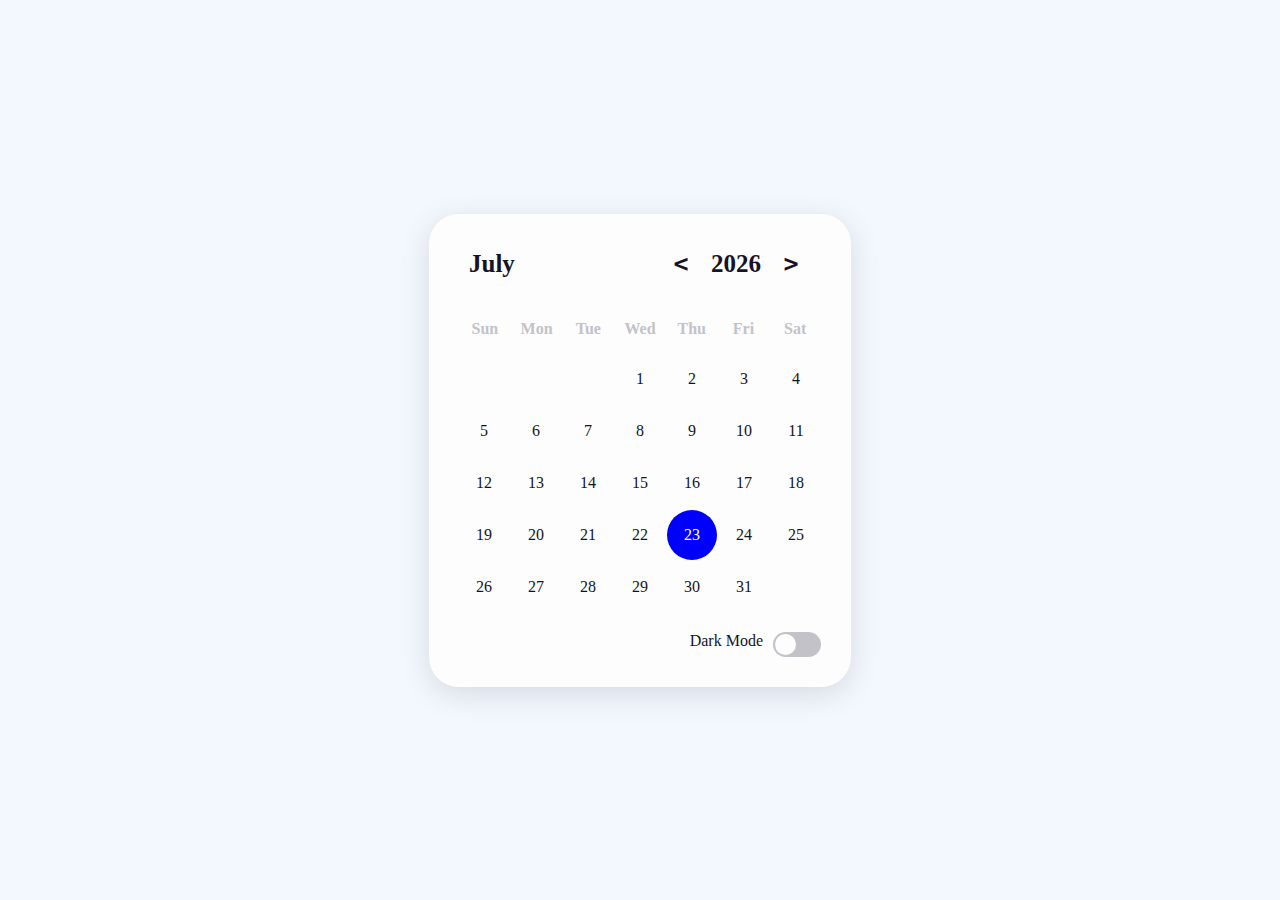
<file: js-calendar/index.html>
<!DOCTYPE html>
<html lang="en">

<head>
    <meta charset="UTF-8">
    <meta name="viewport" content="width=device-width, initial-scale=1.0">
    <title>
        Calendar
    </title>
    <link rel="stylesheet" href="app.css">
</head>

<body class="light">

    <div class="calendar">
        <div class="calendar-header">
            <span class="month-picker" id="month-picker">February</span>
            <div class="year-picker">
                <span class="year-change" id="prev-year">
                    <pre><</pre>
                </span>
                <span id="year">2021</span>
                <span class="year-change" id="next-year">
                    <pre>></pre>
                </span>
            </div>
        </div>
        <div class="calendar-body">
            <div class="calendar-week-day">
                <div>Sun</div>
                <div>Mon</div>
                <div>Tue</div>
                <div>Wed</div>
                <div>Thu</div>
                <div>Fri</div>
                <div>Sat</div>
            </div>
            <div class="calendar-days"></div>
        </div>
        <div class="calendar-footer">
            <div class="toggle">
                <span>Dark Mode</span>
                <div class="dark-mode-switch">
                    <div class="dark-mode-switch-ident"></div>
                </div>
            </div>
        </div>
        <div class="month-list"></div>
    </div>

    <script src="app.js"></script>
</body>

</html>
</file>
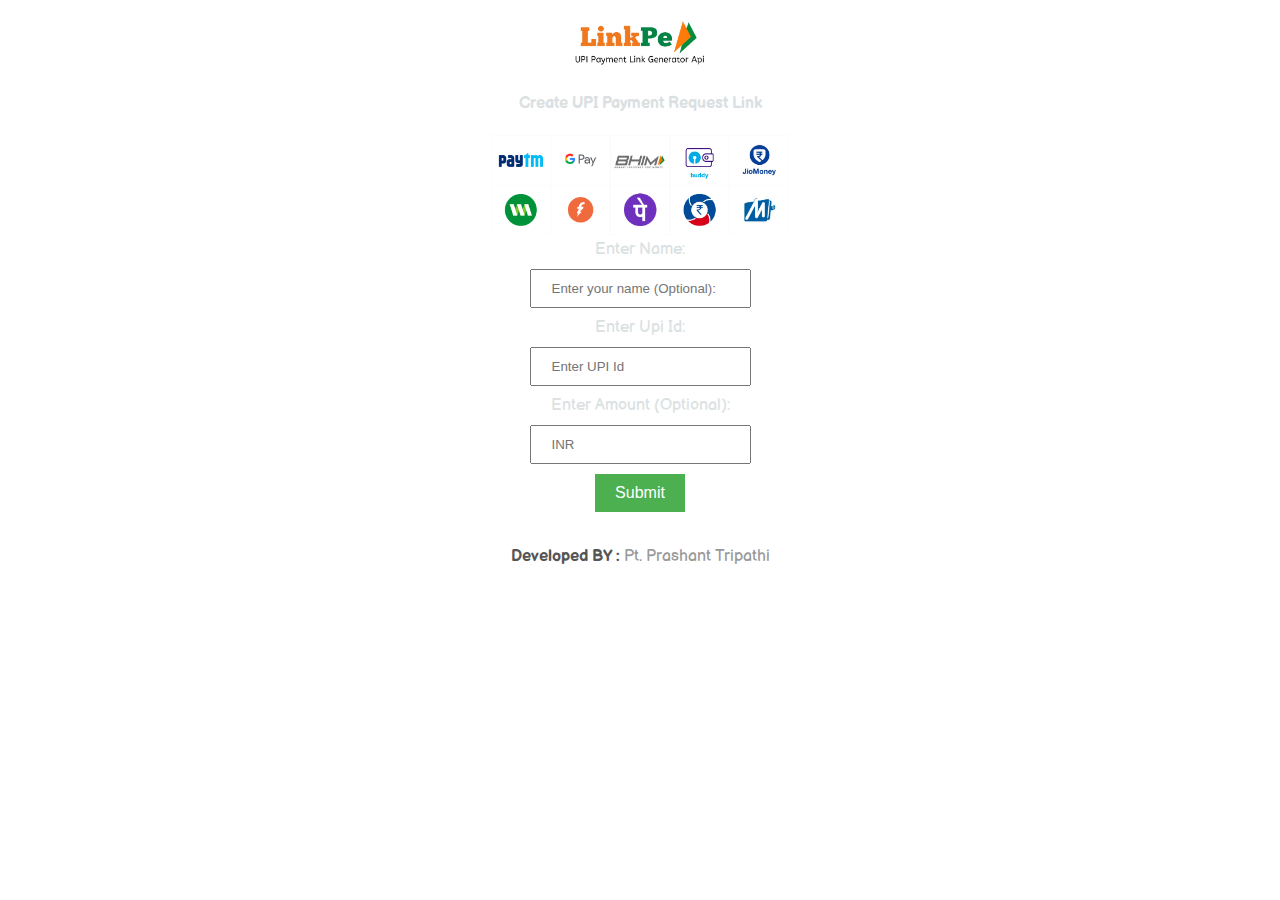
<file: Payment/index.html>
<!DOCTYPE html>
<html>

<head>
	<!-- Primary Meta Tags -->
	<title>LinkPe | UPI LINK Generator</title>
	<meta name="title" content="LinkPe | UPI LINK Generator">
	<meta name="description" content="LinkPe | UPI LINK Generator - https://github.com/PtPrashantTripathi/linkpe">
	<link rel="fluid-icon" href="https://raw.githubusercontent.com/PtPrashantTripathi/linkpe/main/img/linkpe.png"
		title="PtPrashantTripathi | LinkPe" />
	<!-- Open Graph / Facebook -->
	<meta property="og:type" content="website">
	<meta property="og:url" content="https://ptprashanttripathi.github.io/linkpe">
	<meta property="og:title" content="LinkPe | UPI LINK Generator">
	<meta property="og:description"
		content="LinkPe | UPI LINK Generator - https://github.com/PtPrashantTripathi/linkpe">
	<meta property="og:image" content="https://raw.githubusercontent.com/PtPrashantTripathi/linkpe/main/img/linkpe.png">
	<!-- Twitter -->
	<meta property="twitter:card" content="summary_large_image">
	<meta property="twitter:url" content="https://ptprashanttripathi.github.io/linkpe">
	<meta property="twitter:title" content="LinkPe | UPI LINK Generator">
	<meta property="twitter:description"
		content="LinkPe | UPI LINK Generator - https://github.com/PtPrashantTripathi/linkpe">
	<meta property="twitter:image"
		content="https://raw.githubusercontent.com/PtPrashantTripathi/linkpe/main/img/linkpe.png">
	<meta charset="utf-8">
	<meta name="viewport" content="width=device-width, initial-scale=1">
	<link rel="stylesheet" href="css/main.css">
	<!--Coded by Pt. Prashant Tripathi @ptprashanttripathi on 14th Oct 2020 -->

<body>
	<center>
		<div class="card">
			<div class="card-content">
				<a href="linkpe.html?new"><img src="img/logo.png" height="50"></a>
				<h5 id="name" style="color: #101010;">
					</h4>
					<canvas id="qr"></canvas>
					<div style="margin-top: 2px;">
						<a id="linkpe">
							<img src="img/upi.png" height="80">
							<br>
							<button class='btn'>Click here to Pay Now</button>
						</a>
					</div>
					<br>
					<a href="linkpe.html?new" style="color: #777;">Click here to create your own payment link</a>
					<br>
					<p style="color: #555">
						<b>Developed BY : </b>
						<a href="https://ptprashanttripathi.github.io" style="color: #999;">Pt. Prashant
							Tripathi</a><img src="https://visitor-badge.vercel.app/page/linkpe?color=Blue" />

					</p>
			</div>
		</div>
	</center>
	<script src="qrious/qrious.min.js"></script>
	<script>
		if (window.location.search.indexOf('pa') > -1) {
			const queryString = window.location.search;
			const urlParams = new URLSearchParams(queryString);
			const pn = urlParams.get('pn');
			const pa = urlParams.get('pa');
			var user;
			if (pn !== "") user = pn;
			else user = pa;
			const url = 'upi://pay' + queryString;
			document.getElementById("name").innerHTML = "Click on PayNow or Scan Qr and Pay using any UPI Apps To Pay <br>" + user;
			document.getElementById("linkpe").href = url;
			(function () {
				var qr = new QRious({
					element: document.getElementById('qr'),
					background: '#fff',
					foreground: '#000',
					size: 200,
					level: 'H',
					value: url
				});
			})();
		} else {
			location.replace("linkpe.html?error");
		}
	</script>
</body>

</html>
</file>
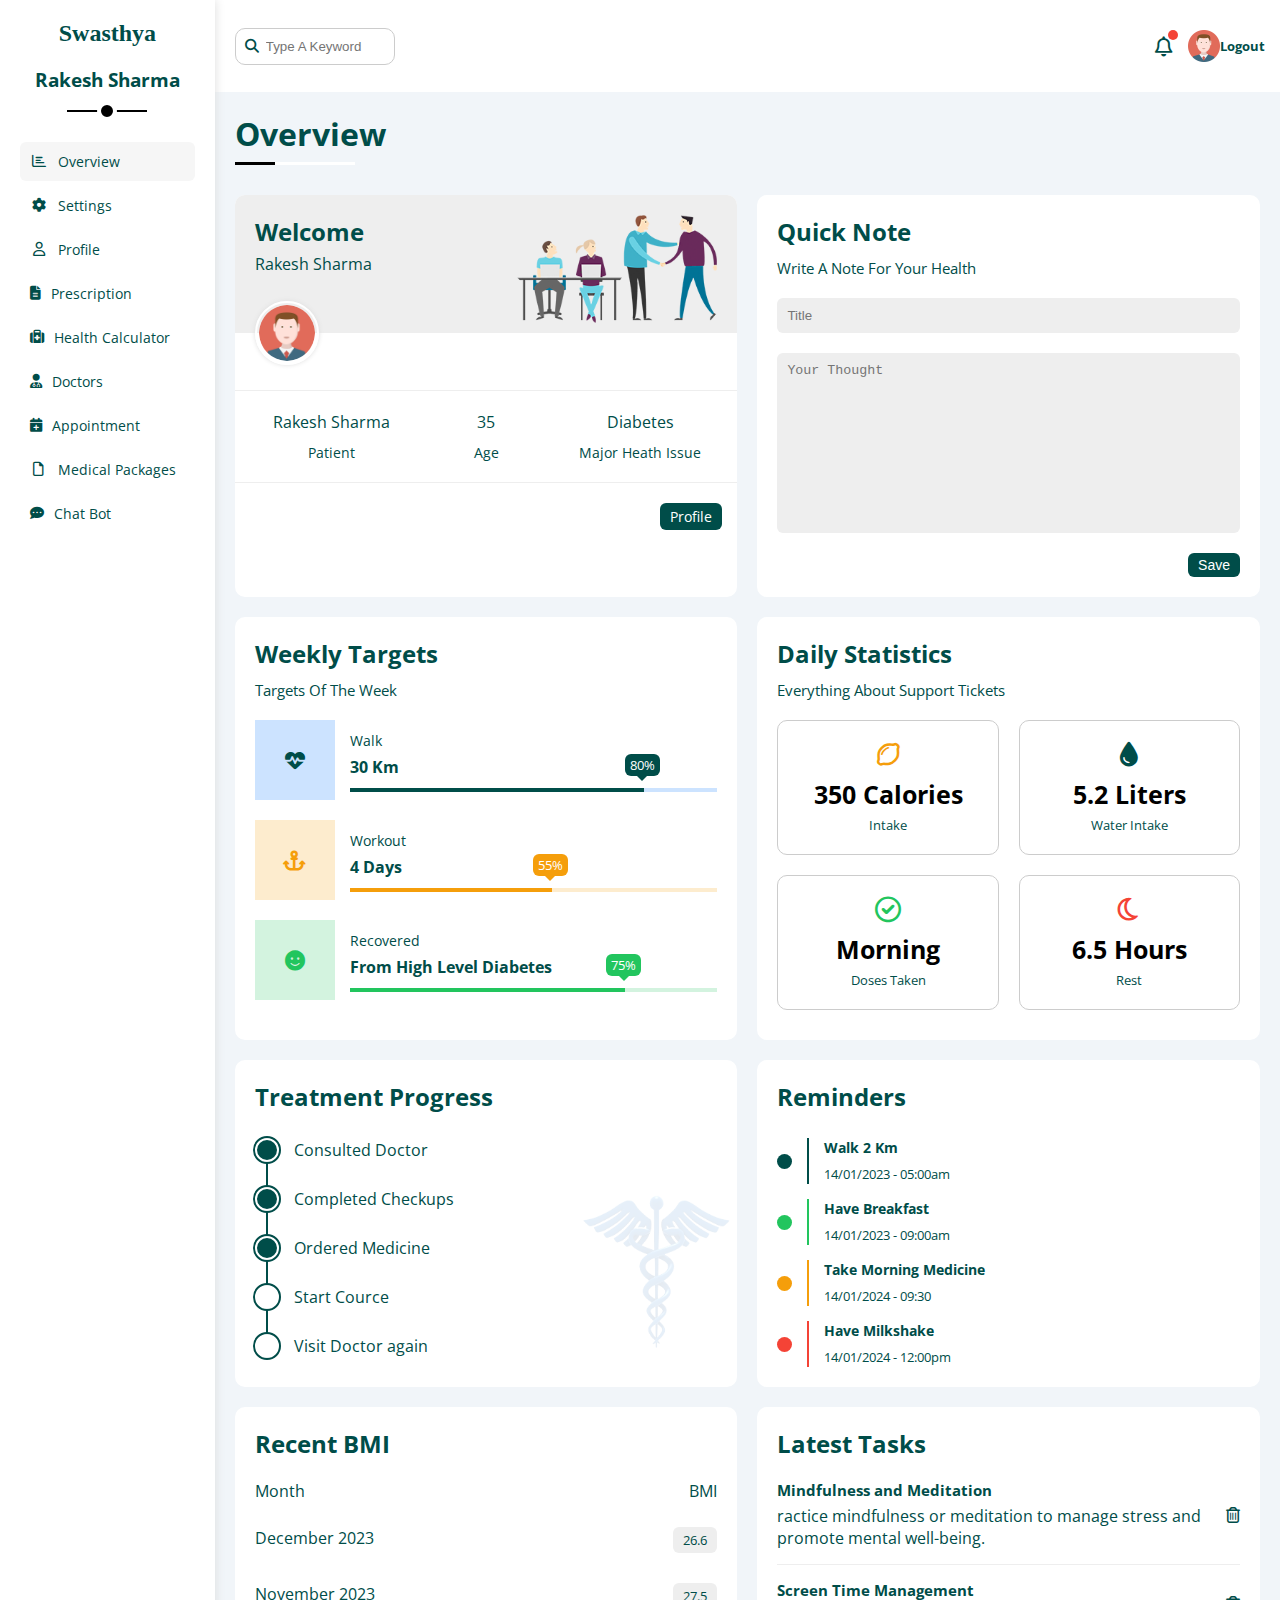
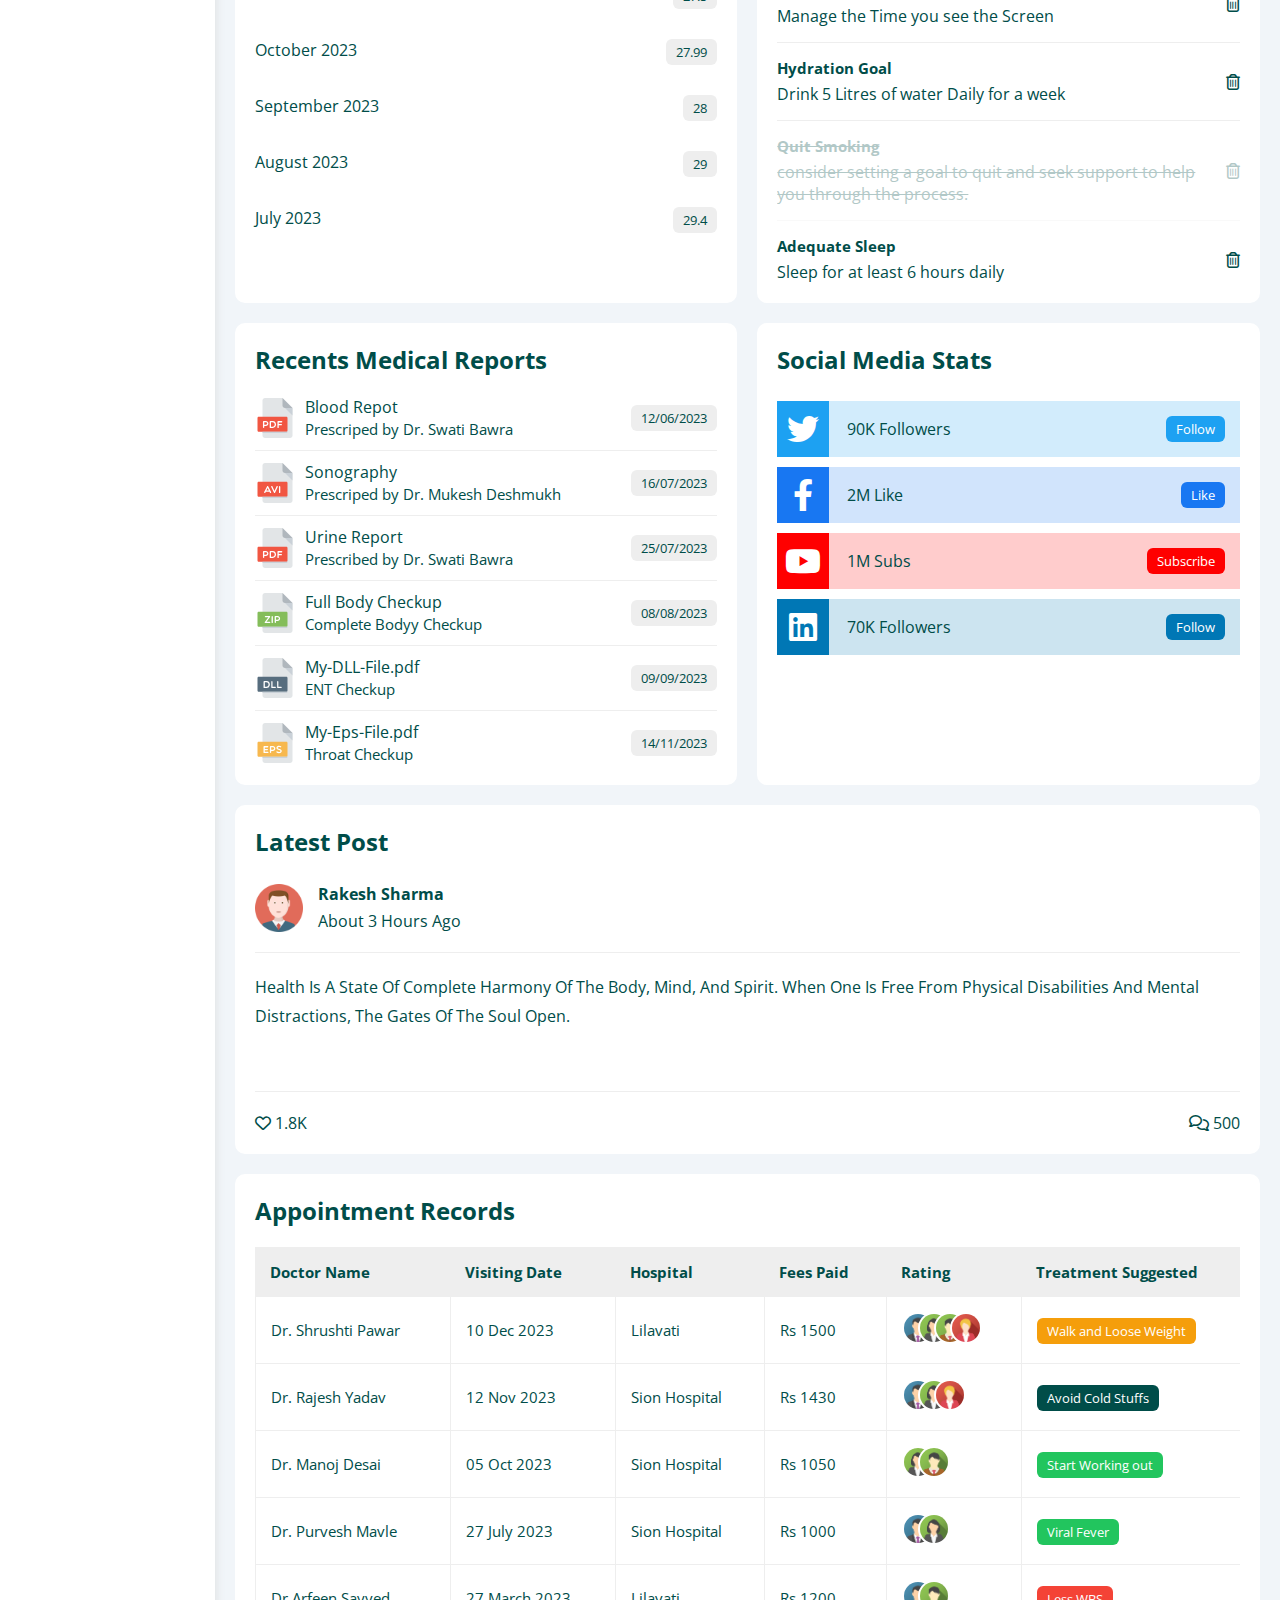
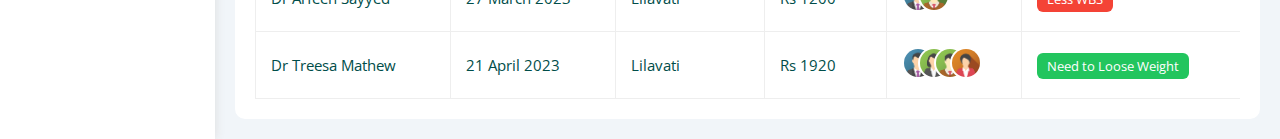
<file: Profile/index.html>
<!DOCTYPE html>
<html lang="en">

  <head>
    <meta charset="UTF-8" />
    <meta http-equiv="X-UA-Compatible" content="IE=edge" />
    <meta name="viewport" content="width=device-width, initial-scale=1.0" />
    <title>Overview</title>
    <link rel="stylesheet" href="css/all.min.css" />
    <link rel="stylesheet" href="css/framework.css" />
    <link rel="stylesheet" href="css/master.css" />
    <link rel="preconnect" href="https://fonts.googleapis.com" />
    <link rel="preconnect" href="https://fonts.gstatic.com" crossorigin />
    <link href="https://fonts.googleapis.com/css2?family=Open+Sans:wght@300;500&display=swap" rel="stylesheet" />
  </head>

  <body>

    <div class="page d-flex">

      <div class="sidebar bg-white p-20 p-relative">
        <a href="/TeleHealth-Website1/index.html">
          <h2 class="p-relative txt-c mt-0" style="font-family: 'Times New Roman', Times, serif;"> <b>Swasthya</b></h2>
        </a>
          
          <h3 class="p-relative txt-c mt-0">Rakesh Sharma</h3>
  
        <ul>
          <li>
            <a class="active d-flex align-center fs-14 c-black rad-6 p-10" href="index.html">
              <i class="fa-regular fa-chart-bar fa-fw"></i>
              <span>Overview</span>
            </a>
          </li>
          <li>
            <a class="d-flex align-center fs-14 c-black rad-6 p-10" href="settings.html">
              <i class="fa-solid fa-gear fa-fw"></i>
              <span>Settings</span>
            </a>
          </li>
          <li>
            <a class="d-flex align-center fs-14 c-black rad-6 p-10" href="profile.html">
              <i class="fa-regular fa-user fa-fw"></i>
              <span>Profile</span>
            </a>
          </li>
          <li>
            <a class="d-flex align-center fs-14 c-black rad-6 p-10" href="prescription.html">
              <i class="fa fa-file-text" aria-hidden="true"></i>
              <span>Prescription</span>
            </a>
          </li>
          <li>
            <a class="d-flex align-center fs-14 c-black rad-6 p-10" href="healthcalculator.html">
              <i class="fa fa-medkit" aria-hidden="true"></i>
              <span> Health Calculator</span>
            </a>
          </li>
          <li>
            <a class="d-flex align-center fs-14 c-black rad-6 p-10" href="doctors.html">
              <i class="fa fa-user-md" aria-hidden="true"></i>
              <span>Doctors</span>
            </a>
          </li>
          <li>
            <a class="d-flex align-center fs-14 c-black rad-6 p-10" href="/apppointment.html">
              <i class="fa fa-calendar-plus" aria-hidden="true"></i>
              <span>Appointment</span>
            </a>
          </li>
          <li>
            <a class="d-flex align-center fs-14 c-black rad-6 p-10" href="medicalpackages.html">
              <i class="fa-regular fa-file fa-fw"></i>
              <span>Medical Packages</span>
            </a>
          </li>
          <li>
            <a class="d-flex align-center fs-14 c-black rad-6 p-10" href="chatbot.html">
              <i class="fa fa-commenting" aria-hidden="true"></i>
              <span>Chat Bot</span>
            </a>
          </li>
        </ul>
      </div>


      <div class="content w-full">
        <!-- Start Head -->
        <div class="head bg-white p-15 between-flex">
          <div class="search p-relative">
            <input class="p-10" type="search" placeholder="Type A Keyword" />
          </div>
          <div class="icons d-flex align-center">
            <span class="notification p-relative">
              <i class="fa-regular fa-bell fa-lg"></i>
            </span>
            <img src="imgs/avatar.png" alt="" />
            <h5>Logout</h5>
          </div>
        </div>
        <!-- End Head -->
        
        <h1 class="p-relative">Overview</h1>
        <div class="wrapper d-grid gap-20">
          <!-- Start Welcome Widget -->
          <div class="welcome bg-white rad-10 txt-c-mobile block-mobile">
            <div class="intro p-20 d-flex space-between bg-eee">
              <div>
                <h2 class="m-0">Welcome</h2>
                <p class="c-grey mt-5">Rakesh Sharma</p>
              </div>
              <img class="hide-mobile" src="imgs/welcome.png" alt="" />
            </div>
            <img src="imgs/avatar.png" alt="" class="avatar" />
            <div class="body txt-c d-flex p-20 mt-20 mb-20 block-mobile">
              <div>Rakesh Sharma <span class="d-block c-grey fs-14 mt-10">Patient</span></div>
              <div>35 <span class="d-block c-grey fs-14 mt-10">Age</span></div>
              <div>Diabetes <span class="d-block c-grey fs-14 mt-10">Major Heath Issue</span></div>
            </div>
            <a href="profile.html" class="visit d-block fs-14 bg-blue c-white w-fit btn-shape">Profile</a>
          </div>
          <!-- End Welcome Widget -->
          <!-- Start Quick Draft Widget -->
          <div class="quick-draft p-20 bg-white rad-10">
            <h2 class="mt-0 mb-10">Quick Note</h2>
            <p class="mt-0 mb-20 c-grey fs-15">Write A Note For Your Health</p>
            <form>
              <input class="d-block mb-20 w-full p-10 b-none bg-eee rad-6" type="text" placeholder="Title" />
              <textarea class="d-block mb-20 w-full p-10 b-none bg-eee rad-6" placeholder="Your Thought"></textarea>
              <input class="save d-block fs-14 bg-blue c-white b-none w-fit btn-shape" type="submit" value="Save" />
            </form>
          </div>
          <!-- End Quick Draft Widget -->


          <!-- Start Targets Widget -->
          <div class="targets p-20 bg-white rad-10">
            <h2 class="mt-0 mb-10">Weekly Targets</h2>
            <p class="mt-0 mb-20 c-grey fs-15">Targets Of The Week</p>
            <div class="target-row mb-20 blue center-flex">
              <div class="icon center-flex">
                <!-- <i class="fa-solid fa-dollar-sign fa-lg c-blue"></i> -->
                <i class="fa-solid fa-heartbeat fa-lg c-blue" aria-hidden="true"></i>
              </div>
              <div class="details">
                <span class="fs-14 c-grey">Walk</span>
                <span class="d-block mt-5 mb-10 fw-bold">30 Km</span>
                <div class="progress p-relative">
                  <span class="bg-blue blue" style="width: 80%">
                    <span class="bg-blue">80%</span>
                  </span>
                </div>
              </div>
            </div>
            <div class="target-row mb-20 center-flex orange">
              <div class="icon center-flex">
                <i class="fa-solid fa-anchor fa-lg c-orange"></i>
              </div>
              <div class="details">
                <span class="fs-14 c-grey">Workout</span>
                <span class="d-block mt-5 mb-10 fw-bold">4 Days</span>
                <div class="progress p-relative">
                  <span class="bg-orange orange" style="width: 55%">
                    <span class="bg-orange">55%</span>
                  </span>
                </div>
              </div>
            </div>
            <div class="target-row mb-20 center-flex green">
              <div class="icon center-flex">
                <i class="fa-solid fa-smile fa-lg c-green"></i>
              </div>
              <div class="details">
                <span class="fs-14 c-grey">Recovered</span>
                <span class="d-block mt-5 mb-10 fw-bold">From High Level Diabetes</span>
                <div class="progress p-relative">
                  <span class="bg-green green" style="width: 75%">
                    <span class="bg-green">75%</span>
                  </span>
                </div>
              </div>
            </div>
          </div>
          <!-- End Targets Widget -->


          <!-- Start Ticket Widget -->
          <div class="tickets p-20 bg-white rad-10">
            <h2 class="mt-0 mb-10">Daily Statistics</h2>
            <p class="mt-0 mb-20 c-grey fs-15">Everything About Support Tickets</p>
            <div class="d-flex txt-c gap-20 f-wrap">
              <div class="box p-20 rad-10 fs-13 c-grey">
                <i class="fa-regular fa-lemon fa-2x mb-10 c-orange"></i>
                <span class="d-block c-black fw-bold fs-25 mb-5">350 Calories</span>
               Intake
              </div>
              <div class="box p-20 rad-10 fs-13 c-grey">
                <i class="fa-solid fa-tint fa-2x mb-10 c-blue"></i>
                <span class="d-block c-black fw-bold fs-25 mb-5">5.2 Liters</span>
                Water Intake
              </div>
              <div class="box p-20 rad-10 fs-13 c-grey">
                <i class="fa-regular fa-circle-check fa-2x mb-10 c-green"></i>
                <span class="d-block c-black fw-bold fs-25 mb-5">Morning</span>
                Doses Taken
              </div>
              <div class="box p-20 rad-10 fs-13 c-grey">
                <i class="fa-regular fa-moon fa-2x mb-10 c-red"></i>
                <span class="d-block c-black fw-bold fs-25 mb-5">6.5 Hours</span>
                Rest
              </div>
            </div>
          </div>
          <!-- End Ticket Widget -->

          <!-- Start Last Project Progress Widget -->
          <div class="last-project p-20 bg-white rad-10 p-relative">
            <h2 class="mt-0 mb-20">Treatment Progress</h2>
            <ul class="m-0 p-relative">
              <li class="mt-25 d-flex align-center done">Consulted Doctor</li>
              <li class="mt-25 d-flex align-center done">Completed Checkups</li>
              <li class="mt-25 d-flex align-center done">Ordered Medicine</li>
              <li class="mt-25 d-flex align-center current">Start Cource</li>
              <li class="mt-25 d-flex align-center">Visit Doctor again</li>
            </ul>
            <img class="launch-icon hide-mobile" src="imgs/treatment1.png" alt="" />
          </div>
          <!-- End Last Project Progress Widget -->


          <!-- Start Reminders Widget -->
          <div class="reminders p-20 bg-white rad-10 p-relative">
            <h2 class="mt-0 mb-25">Reminders</h2>
            <ul class="m-0">
              <li class="d-flex align-center mt-15">
                <span class="key bg-blue mr-15 d-block rad-half"></span>
                <div class="pl-15 blue">
                  <p class="fs-14 fw-bold mt-0 mb-5">Walk 2 Km</p>
                  <span class="fs-13 c-grey">14/01/2023 - 05:00am</span>
                </div>
              </li>
              <li class="d-flex align-center mt-15">
                <span class="key bg-green mr-15 d-block rad-half"></span>
                <div class="pl-15 green">
                  <p class="fs-14 fw-bold mt-0 mb-5">Have Breakfast</p>
                  <span class="fs-13 c-grey">14/01/2023 - 09:00am</span>
                </div>
              </li>
              <li class="d-flex align-center mt-15">
                <span class="key bg-orange mr-15 d-block rad-half"></span>
                <div class="pl-15 orange">
                  <p class="fs-14 fw-bold mt-0 mb-5">Take Morning Medicine</p>
                  <span class="fs-13 c-grey">14/01/2024 - 09:30</span>
                </div>
              </li>
              <li class="d-flex align-center mt-15">
                <span class="key bg-red mr-15 d-block rad-half"></span>
                <div class="pl-15 red">
                  <p class="fs-14 fw-bold mt-0 mb-5">Have Milkshake</p>
                  <span class="fs-13 c-grey">14/01/2024 - 12:00pm</span>
                </div>
              </li>
            </ul>
          </div>
          <!-- End Reminders Widget -->

          <!-- Start Top Search Word Widget -->
          <div class="search-items p-20 bg-white rad-10">
            <h2 class="mt-0 mb-20">Recent BMI</h2>
            <div class="items-head d-flex space-between c-grey mb-10">
              <div>Month</div>
              <div>BMI</div>
            </div>
            <div class="items d-flex space-between pt-15 pb-15">
              <span>December 2023</span>
              <span class="bg-eee fs-13 btn-shape">26.6</span>
            </div>
            <div class="items d-flex space-between pt-15 pb-15">
              <span>November 2023</span>
              <span class="bg-eee btn-shape fs-13">27.5</span>
            </div>
            <div class="items d-flex space-between pt-15 pb-15">
              <span>October 2023</span>
              <span class="bg-eee btn-shape fs-13">27.99</span>
            </div>
            <div class="items d-flex space-between pt-15 pb-15">
              <span>September 2023</span>
              <span class="bg-eee btn-shape fs-13">28</span>
            </div>
            <div class="items d-flex space-between pt-15 pb-15">
              <span>August 2023</span>
              <span class="bg-eee btn-shape fs-13">29</span>
            </div>
            <div class="items d-flex space-between pt-15 pb-15">
              <span>July 2023</span>
              <span class="bg-eee btn-shape fs-13">29.4</span>
            </div>
          </div>
          <!-- End Top Search Word Widget -->


          <!-- Start Tasks Widget -->
          <div class="tasks p-20 bg-white rad-10">
            <h2 class="mt-0 mb-20">Latest Tasks</h2>
            <div class="task-row between-flex">
              <div class="info">
                <h3 class="mt-0 mb-5 fs-15">Mindfulness and Meditation</h3>
                <p class="m-0 c-grey">ractice mindfulness or meditation to manage stress and promote mental well-being.</p>
              </div>
              <i class="fa-regular fa-trash-can delete"></i>
            </div>
            <div class="task-row between-flex">
              <div class="info">
                <h3 class="mt-0 mb-5 fs-15">Screen Time Management</h3>
                <p class="m-0 c-grey">Manage the Time you see the Screen</p>
              </div>
              <i class="fa-regular fa-trash-can delete"></i>
            </div>
            <div class="task-row between-flex">
              <div class="info">
                <h3 class="mt-0 mb-5 fs-15">Hydration Goal</h3>
                <p class="m-0 c-grey">Drink 5 Litres of water Daily for a week</p>
              </div>
              <i class="fa-regular fa-trash-can delete"></i>
            </div>
            <div class="task-row between-flex done">
              <div class="info">
                <h3 class="mt-0 mb-5 fs-15">Quit Smoking</h3>
                <p class="m-0 c-grey">consider setting a goal to quit and seek support to help you through the process.</p>
              </div>
              <i class="fa-regular fa-trash-can delete"></i>
            </div>
            <div class="task-row between-flex">
              <div class="info">
                <h3 class="mt-0 mb-5 fs-15">Adequate Sleep</h3>
                <p class="m-0 c-grey">Sleep for at least 6 hours daily</p>
              </div>
              <i class="fa-regular fa-trash-can delete"></i>
            </div>
          </div>
          <!-- End Tasks -->





          <!-- Start Latest Uploads Widget -->
          <div class="latest-uploads p-20 bg-white rad-10">
            <h2 class="mt-0 mb-20">Recents Medical Reports</h2>
            <ul class="m-0">
              <li class="between-flex pb-10 mb-10">
                <div class="d-flex align-center">
                  <img class="mr-10" src="imgs/pdf.svg" alt="" />
                  <div>
                    <span class="d-block">Blood Repot</span>
                    <span class="fs-15 c-grey">Prescriped by Dr. Swati Bawra</span>
                  </div>
                </div>
                <div class="bg-eee btn-shape fs-13">12/06/2023</div>
              </li>
              <li class="between-flex pb-10 mb-10">
                <div class="d-flex align-center">
                  <img class="mr-10" src="imgs/avi.svg" alt="" />
                  <div>
                    <span class="d-block">Sonography</span>
                    <span class="fs-15 c-grey">Prescriped by Dr. Mukesh Deshmukh</span>
                  </div>
                </div>
                <div class="bg-eee btn-shape fs-13">16/07/2023</div>
              </li>
              <li class="between-flex pb-10 mb-10">
                <div class="d-flex align-center">
                  <img class="mr-10" src="imgs/pdf.svg" alt="" />
                  <div>
                    <span class="d-block">Urine Report</span>
                    <span class="fs-15 c-grey">Prescribed by Dr. Swati Bawra</span>
                  </div>
                </div>
                <div class="bg-eee btn-shape fs-13">25/07/2023</div>
              </li>
              <li class="between-flex pb-10 mb-10">
                <div class="d-flex align-center">
                  <img class="mr-10" src="imgs/zip.svg" alt="" />
                  <div>
                    <span class="d-block">Full Body Checkup</span>
                    <span class="fs-15 c-grey">Complete Bodyy Checkup</span>
                  </div>
                </div>
                <div class="bg-eee btn-shape fs-13">08/08/2023</div>
              </li>
              <li class="between-flex pb-10 mb-10">
                <div class="d-flex align-center">
                  <img class="mr-10" src="imgs/dll.svg" alt="" />
                  <div>
                    <span class="d-block">My-DLL-File.pdf</span>
                    <span class="fs-15 c-grey">ENT Checkup</span>
                  </div>
                </div>
                <div class="bg-eee btn-shape fs-13">09/09/2023</div>
              </li>
              <li class="between-flex">
                <div class="d-flex align-center">
                  <img class="mr-10" src="imgs/eps.svg" alt="" />
                  <div>
                    <span class="d-block">My-Eps-File.pdf</span>
                    <span class="fs-15 c-grey">Throat Checkup</span>
                  </div>
                </div>
                <div class="bg-eee btn-shape fs-13">14/11/2023</div>
              </li>
            </ul>
          </div>
          <!-- End Latest Uploads Widget -->


          





           <!-- Start Social Media Stats Widget -->
          <div class="social-media p-20 bg-white rad-10 p-relative">
            <h2 class="mt-0 mb-25">Social Media Stats</h2>
            <div class="box twitter p-15 p-relative mb-10 between-flex">
              <i class="fa-brands fa-twitter fa-2x c-white h-full center-flex"></i>
              <span>90K Followers</span>
              <a class="fs-13 c-white btn-shape" href="#">Follow</a>
            </div>
            <div class="box facebook p-15 p-relative mb-10 between-flex">
              <i class="fa-brands fa-facebook-f fa-2x c-white h-full center-flex"></i>
              <span>2M Like</span>
              <a class="fs-13 c-white btn-shape" href="#">Like</a>
            </div>
            <div class="box youtube p-15 p-relative mb-10 between-flex">
              <i class="fa-brands fa-youtube fa-2x c-white h-full center-flex"></i>
              <span>1M Subs</span>
              <a class="fs-13 c-white btn-shape" href="#">Subscribe</a>
            </div>
            <div class="box linkedin p-15 p-relative mb-10 between-flex">
              <i class="fa-brands fa-linkedin fa-2x c-white h-full center-flex"></i>
              <span>70K Followers</span>
              <a class="fs-13 c-white btn-shape" href="#">Follow</a>
            </div>
          </div>
          <!-- Start End Media Stats Widget -->
        </div>
  
          <!-- Start Latest Post Widget -->
          <div class="latest-post p-20 bg-white rad-10 p-relative" style="margin: 20px;">
            <h2 class="mt-0 mb-25">Latest Post</h2>
            <div class="top d-flex align-center">
              <img class="avatar mr-15" src="imgs/avatar.png" alt="" />
              <div class="info">
                <span class="d-block mb-5 fw-bold">Rakesh Sharma</span>
                <span class="c-grey">About 3 Hours Ago</span>
              </div>
            </div>
            <div class="post-content txt-c-mobile pt-20 pb-20 mt-20 mb-20">
              Health is a state of complete harmony of the body, mind, and spirit. When one is free from physical disabilities and mental distractions, the gates of the soul open.
            </div>
            <div class="post-stats between-flex c-grey">
              <div>
                <i class="fa-regular fa-heart"></i>
                <span>1.8K</span>
              </div>
              <div>
                <i class="fa-regular fa-comments"></i>
                <span>500</span>
              </div>
            </div>
          </div>
          <!-- End Latest Post Widget -->

        <!-- Start Projects Table -->
        <div class="projects p-20 bg-white rad-10 m-20">
          <h2 class="mt-0 mb-20">Appointment Records</h2>
          <div class="responsive-table">
            <table class="fs-15 w-full">
              <thead>
                <tr>
                  <td>Doctor Name</td>
                  <td>Visiting Date</td>
                  <td>Hospital</td>
                  <td>Fees Paid</td>
                  <td>Rating</td>
                  <td>Treatment Suggested</td>
                </tr>
              </thead>
              <tbody>
                <tr>
                  <td>Dr. Shrushti Pawar</td>
                  <td>10 Dec 2023</td>
                  <td>Lilavati</td>
                  <td>Rs 1500</td>
                  <td>
                    <img src="imgs/team-01.png" alt="" />
                    <img src="imgs/team-02.png" alt="" />
                    <img src="imgs/team-03.png" alt="" />
                    <img src="imgs/team-05.png" alt="" />
                  </td>
                  <td>
                    <span class="label btn-shape bg-orange c-white">Walk and Loose Weight</span>
                  </td>
                </tr>
                <tr>
                  <td>Dr. Rajesh Yadav</td>
                  <td>12 Nov 2023</td>
                  <td>Sion Hospital</td>
                  <td>Rs 1430</td>
                  <td>
                    <img src="imgs/team-01.png" alt="" />
                    <img src="imgs/team-02.png" alt="" />
                    <img src="imgs/team-05.png" alt="" />
                  </td>
                  <td><span class="label btn-shape bg-blue c-white">Avoid Cold Stuffs</span></td>
                </tr>
                <tr>
                  <td>Dr. Manoj Desai</td>
                  <td>05 Oct 2023</td>
                  <td>Sion Hospital</td>
                  <td>Rs 1050</td>
                  <td>
                    <img src="imgs/team-02.png" alt="" />
                    <img src="imgs/team-03.png" alt="" />
                  </td>
                  <td><span class="label btn-shape bg-green c-white">Start Working out</span></td>
                </tr>
                <tr>
                  <td>Dr. Purvesh Mavle</td>
                  <td>27 July 2023</td>
                  <td>Sion Hospital</td>
                  <td>Rs 1000</td>
                  <td>
                    <img src="imgs/team-01.png" alt="" />
                    <img src="imgs/team-02.png" alt="" />
                  </td>
                  <td><span class="label btn-shape bg-green c-white">Viral Fever</span></td>
                </tr>
                <tr>
                  <td>Dr Arfeen Sayyed</td>
                  <td>27 March 2023</td>
                  <td>Lilavati</td>
                  <td>Rs 1200</td>
                  <td>
                    <img src="imgs/team-01.png" alt="" />
                    <img src="imgs/team-03.png" alt="" />
                  </td>
                  <td><span class="label btn-shape bg-red c-white">Less WBS</span></td>
                </tr>
                <tr>
                  <td>Dr Treesa Mathew</td>
                  <td>21 April 2023</td>
                  <td>Lilavati</td>
                  <td>Rs 1920</td>
                  <td>
                    <img src="imgs/team-01.png" alt="" />
                    <img src="imgs/team-02.png" alt="" />
                    <img src="imgs/team-03.png" alt="" />
                    <img src="imgs/team-04.png" alt="" />
                  </td>
                  <td><span class="label btn-shape bg-green c-white">Need to Loose Weight</span></td>
                </tr>
              </tbody>
            </table>
          </div>
        </div>
        <!-- End Projects Table -->
      </div>


    </div>


  </body>

</html>
</file>
<file: js-calendar/app.css>
:root {
    --dark-body: #4d4c5a;
    --dark-main: #141529;
    --dark-second: #79788c;
    --dark-hover: #323048;
    --dark-text: #f8fbff;

    --light-body: #f3f8fe;
    --light-main: #fdfdfd;
    --light-second: #c3c2c8;
    --light-hover: #edf0f5;
    --light-text: #151426;

    --blue: #0000ff;
    --white: #fff;

    --shadow: rgba(100, 100, 111, 0.2) 0px 7px 29px 0px;

    --font-family: cursive;
}

.dark {
    --bg-body: var(--dark-body);
    --bg-main: var(--dark-main);
    --bg-second: var(--dark-second);
    --color-hover: var(--dark-hover);
    --color-txt: var(--dark-text);
}

.light {
    --bg-body: var(--light-body);
    --bg-main: var(--light-main);
    --bg-second: var(--light-second);
    --color-hover: var(--light-hover);
    --color-txt: var(--light-text);
}

* {
    padding: 0;
    margin: 0;
    box-sizing: border-box;
}

html,
body {
    height: 100vh;
    display: grid;
    place-items: center;
    font-family: var(--font-family);
    background-color: var(--bg-body);
}

.calendar {
    height: max-content;
    width: max-content;
    background-color: var(--bg-main);
    border-radius: 30px;
    padding: 20px;
    position: relative;
    overflow: hidden;
    /* transform: scale(1.25); */
}

.light .calendar {
    box-shadow: var(--shadow);
}

.calendar-header {
    display: flex;
    justify-content: space-between;
    align-items: center;
    font-size: 25px;
    font-weight: 600;
    color: var(--color-txt);
    padding: 10px;
}

.calendar-body {
    padding: 10px;
}

.calendar-week-day {
    height: 50px;
    display: grid;
    grid-template-columns: repeat(7, 1fr);
    font-weight: 600;
}

.calendar-week-day div {
    display: grid;
    place-items: center;
    color: var(--bg-second);
}

.calendar-days {
    display: grid;
    grid-template-columns: repeat(7, 1fr);
    gap: 2px;
    color: var(--color-txt);
}

.calendar-days div {
    width: 50px;
    height: 50px;
    display: flex;
    align-items: center;
    justify-content: center;
    padding: 5px;
    position: relative;
    cursor: pointer;
    animation: to-top 1s forwards;
    /* border-radius: 50%; */
}

.calendar-days div span {
    position: absolute;
}

.calendar-days div:hover span {
    transition: width 0.2s ease-in-out, height 0.2s ease-in-out;
}

.calendar-days div span:nth-child(1),
.calendar-days div span:nth-child(3) {
    width: 2px;
    height: 0;
    background-color: var(--color-txt);
}

.calendar-days div:hover span:nth-child(1),
.calendar-days div:hover span:nth-child(3) {
    height: 100%;
}

.calendar-days div span:nth-child(1) {
    bottom: 0;
    left: 0;
}

.calendar-days div span:nth-child(3) {
    top: 0;
    right: 0;
}

.calendar-days div span:nth-child(2),
.calendar-days div span:nth-child(4) {
    width: 0;
    height: 2px;
    background-color: var(--color-txt);
}

.calendar-days div:hover span:nth-child(2),
.calendar-days div:hover span:nth-child(4) {
    width: 100%;
}

.calendar-days div span:nth-child(2) {
    top: 0;
    left: 0;
}

.calendar-days div span:nth-child(4) {
    bottom: 0;
    right: 0;
}

.calendar-days div:hover span:nth-child(2) {
    transition-delay: 0.2s;
}

.calendar-days div:hover span:nth-child(3) {
    transition-delay: 0.4s;
}

.calendar-days div:hover span:nth-child(4) {
    transition-delay: 0.6s;
}

.calendar-days div.curr-date,
.calendar-days div.curr-date:hover {
    background-color: var(--blue);
    color: var(--white);
    border-radius: 50%;
}

.calendar-days div.curr-date span {
    display: none;
}

.month-picker {
    padding: 5px 10px;
    border-radius: 10px;
    cursor: pointer;
}

.month-picker:hover {
    background-color: var(--color-hover);
}

.year-picker {
    display: flex;
    align-items: center;
}

.year-change {
    height: 40px;
    width: 40px;
    border-radius: 50%;
    display: grid;
    place-items: center;
    margin: 0 10px;
    cursor: pointer;
}

.year-change:hover {
    background-color: var(--color-hover);
}

.calendar-footer {
    padding: 10px;
    display: flex;
    justify-content: flex-end;
    align-items: center;
}

.toggle {
    display: flex;
}

.toggle span {
    margin-right: 10px;
    color: var(--color-txt);
}

.dark-mode-switch {
    position: relative;
    width: 48px;
    height: 25px;
    border-radius: 14px;
    background-color: var(--bg-second);
    cursor: pointer;
}

.dark-mode-switch-ident {
    width: 21px;
    height: 21px;
    border-radius: 50%;
    background-color: var(--bg-main);
    position: absolute;
    top: 2px;
    left: 2px;
    transition: left 0.2s ease-in-out;
}

.dark .dark-mode-switch .dark-mode-switch-ident {
    top: 2px;
    left: calc(2px + 50%);
}

.month-list {
    position: absolute;
    width: 100%;
    height: 100%;
    top: 0;
    left: 0;
    background-color: var(--bg-main);
    padding: 20px;
    grid-template-columns: repeat(3, auto);
    gap: 5px;
    display: grid;
    transform: scale(1.5);
    visibility: hidden;
    pointer-events: none;
}

.month-list.show {
    transform: scale(1);
    visibility: visible;
    pointer-events: visible;
    transition: all 0.2s ease-in-out;
}

.month-list > div {
    display: grid;
    place-items: center;
}

.month-list > div > div {
    width: 100%;
    padding: 5px 20px;
    border-radius: 10px;
    text-align: center;
    cursor: pointer;
    color: var(--color-txt);
}

.month-list > div > div:hover {
    background-color: var(--color-hover);
}

@keyframes to-top {
    0% {
        transform: translateY(100%);
        opacity: 0;
    }
    100% {
        transform: translateY(0);
        opacity: 1;
    }
}
</file>
<file: Payment/css/main.css>
@import url("https://fonts.googleapis.com/css2?family=Balsamiq+Sans&display=swap");

body {
  font-family: "Balsamiq Sans", cursive;
}

.card {
  width: 350px;
}

.text-box {
  padding: 10px 20px;
  margin: 10px 0;
  box-sizing: border-box;
}

.btn {
  background-color: #4caf50;
  border: none;
  color: white;
  padding: 10px 20px;
  text-align: center;
  cursor: pointer;
  font-size: 16px;
}

.btn:hover {
  background-color: #019031;
  padding: 12px 22px;
}

.card-content {
  padding: 10px 20px;
}

a {
  text-decoration: none;
}
</file>
<file: Profile/css/framework.css>
:root {
  --blue-color: #004D49;
  --blue-alt-color: #004D49;
  --orange-color: #f59e0b;
  --green-color: #22c55e;
  --red-color: #f44336;
  --grey-color: #FFF6E5;
}
*{
  color: #004D49;
}
/* Start Box */
.d-flex {
  display: flex;
}
.f-wrap {
  flex-wrap: wrap;
}
.align-center {
  align-items: center;
}
.space-between {
  justify-content: space-between;
}
.d-grid {
  display: grid;
}
.gap-20 {
  gap: 20px;
}
.d-block {
  display: block;
}
@media (max-width: 767px) {
  .block-mobile {
    display: block;
  }
  .hide-mobile {
    display: none;
  }
}
/* End Box */
/* Start Padding + Margin */
.p-10 {
  padding: 10px;
}
.p-15 {
  padding: 15px;
}
.p-20 {
  padding: 20px;
}
.pt-10 {
  padding-top: 10px;
}
.pt-15 {
  padding-top: 15px;
}
.pt-20 {
  padding-top: 20px;
}
.pb-10 {
  padding-bottom: 10px;
}
.pb-15 {
  padding-bottom: 15px;
}
.pb-20 {
  padding-bottom: 20px;
}
.pl-15 {
  padding-left: 15px;
}
.m-0 {
  margin: 0;
}
.m-15 {
  margin: 15px;
}
.m-20 {
  margin: 20px;
}
.mt-0 {
  margin-top: 0;
}
.mt-5 {
  margin-top: 5px;
}
.mt-10 {
  margin-top: 10px;
}
.mt-15 {
  margin-top: 15px;
}
.mt-20 {
  margin-top: 20px;
}
.mt-25 {
  margin-top: 25px;
}
.mr-10 {
  margin-right: 10px;
}
.mr-15 {
  margin-right: 15px;
}
.mb-5 {
  margin-bottom: 5px;
}
.mb-10 {
  margin-bottom: 10px;
}
.mb-15 {
  margin-bottom: 15px;
}
.mb-20 {
  margin-bottom: 20px;
}
.mb-25 {
  margin-bottom: 25px;
}
/* End Padding + Margin */
/* Start Color */
.c-black {
  color: black;
}
.c-white {
  color: white;
}
.c-grey {
  color: var(--grey-color);
}
.c-red {
  color: var(--red-color);
}
.c-green {
  color: var(--green-color);
}
.c-blue {
  color: var(--blue-color);
}
.c-orange {
  color: var(--orange-color);
}
.bg-red {
  background-color: var(--red-color);
}
.bg-green {
  background-color: var(--green-color);
}
.bg-blue {
  background-color: var(--blue-color);
}
.bg-orange {
  background-color: var(--orange-color);
}
.bg-white {
  background-color: white;
}
.bg-eee {
  background-color: #eee;
}
/* End Color */
/* Start Position */
.p-relative {
  position: relative;
}
.p-absolute {
  position: absolute;
}
/* End Position */
/* Start Font */
.txt-c {
  text-align: center;
}
.fs-13 {
  font-size: 13px;
}
.fs-14 {
  font-size: 14px;
}
.fs-15 {
  font-size: 15px;
}
.fs-25 {
  font-size: 25px;
}
.fw-bold {
  font-weight: bold;
}
@media (max-width: 767px) {
  .txt-c-mobile {
    text-align: center;
  }
}
/* End Font */
/* Start Border */
.rad-6 {
  border-radius: 6px;
}
.rad-10 {
  border-radius: 10px;
}
.rad-half {
  border-radius: 50%;
}
.b-none {
  border: none;
}
.border-ccc {
  border: 1px solid #ccc;
}
.border-eee {
  border: 1px solid #eee;
}

/* End Border */
/* Start Width + Height */
.w-full {
  width: 100%;
}
.w-100 {
  width: 100px;
}
.w-fit {
  width: fit-content;
}
.h-full {
  height: 100%;
}
.h-100 {
  height: 100px;
}
/* End Width + Height */
/* Start Components */
.center-flex {
  display: flex;
  align-items: center;
  justify-content: center;
}
.between-flex {
  display: flex;
  align-items: center;
  justify-content: space-between;
}
.btn-shape {
  padding: 4px 10px;
  border-radius: 6px;
}
/* End Components */
</file>
<file: Profile/css/master.css>
:root {
  --blue-color: #004D49;
  --blue-alt-color: #004D49;
  --orange-color: #f59e0b;
  --green-color: #22c55e;
  --red-color: #f44336;
  --grey-color: #004D49;
}
* {
  box-sizing: border-box;
}
body {
  font-family: "Open Sans", sans-serif;
  margin: 0;
}
*:focus {
  outline: none;
}
a {
  text-decoration: none;
}
ul {
  list-style: none;
  padding: 0;
}
::-webkit-scrollbar {
  width: 15px;
}
::-webkit-scrollbar-track {
  background-color: white;
}
::-webkit-scrollbar-thumb {
  background-color: #004D49;
}
::-webkit-scrollbar-thumb:hover {
  background-color: var(--blue-alt-color);
}
.page {
  background-color: #f1f5f9;
  min-height: 100vh;
}
/* Start Sidebar */
.sidebar {
  width: 250px;
  box-shadow: 0 0 10px #ddd;
}
.sidebar > h3 {
  margin-bottom: 50px;
}
.sidebar > h3::before,
.sidebar > h3::after {
  content: "";
  background-color: black;
  transform: translateX(-50%);
  position: absolute;
  left: 50%;
}
.sidebar > h3::before {
  width: 80px;
  height: 2px;
  bottom: -20px;
}
.sidebar > h3::after {
  bottom: -29px;
  width: 12px;
  height: 12px;
  border-radius: 50%;
  border: 4px solid white;
}
.sidebar ul li a {
  transition: 0.3s;
  margin-bottom: 5px;
}
.sidebar ul li a:hover,
.sidebar ul li a.active {
  background-color: #f6f6f6;
}
.sidebar ul li a span {
  font-size: 14px;
  margin-left: 10px;
}
@media (max-width: 767px) {
  .sidebar {
    width: 58px;
    padding: 10px;
  }
  .sidebar > h3 {
    font-size: 13px;
    margin-bottom: 15px;
  }
  .sidebar > h3::before,
  .sidebar > h3::after {
    display: none;
  }
  .sidebar ul li a span {
    display: none;
  }
}
/* End Sidebar */
/* Start Content */
.content {
  overflow: hidden;
}
.head .search::before {
  font-family: var(--fa-style-family-classic);
  content: "\f002";
  font-weight: 900;
  position: absolute;
  left: 15px;
  top: 50%;
  transform: translateY(-50%);
  font-size: 14px;
  color: var(--grey-color);
}
.head .search input {
  border: 1px solid #ccc;
  border-radius: 10px;
  margin-left: 5px;
  padding-left: 30px;
  width: 160px;
  transition: width 0.3s;
}
.head .search input:focus {
  width: 200px;
}
.head .search input:focus::placeholder {
  opacity: 0;
}
.head .icons .notification::before {
  content: "";
  position: absolute;
  width: 10px;
  height: 10px;
  background-color: var(--red-color);
  border-radius: 50%;
  right: -5px;
  top: -5px;
}
.head .icons img {
  width: 32px;
  height: 32px;
  margin-left: 15px;
}
.page h1 {
  margin: 20px 20px 40px;
}
.page h1::before,
.page h1::after {
  content: "";
  height: 3px;
  position: absolute;
  bottom: -10px;
  left: 0;
}
.page h1::before {
  background-color: white;
  width: 120px;
}
.page h1::after {
  background-color: black;
  width: 40px;
}
.wrapper {
  grid-template-columns: repeat(auto-fill, minmax(450px, 1fr));
  margin-left: 20px;
  margin-right: 20px;
  margin-bottom: 20px;
}
@media (max-width: 767px) {
  .wrapper {
    grid-template-columns: minmax(200px, 1fr);
    margin-left: 10px;
    margin-right: 10px;
    gap: 10px;
  }
}
/* End Content */
/* Start Welcome Widget */
.welcome {
  overflow: hidden;
}
.welcome .intro img {
  width: 200px;
  margin-bottom: -10px;
}
.welcome .avatar {
  width: 64px;
  height: 64px;
  border: 2px solid white;
  border-radius: 50%;
  padding: 2px;
  box-shadow: 0 0 5px #ddd;
  margin-left: 20px;
  margin-top: -32px;
}
.welcome .body {
  border-top: 1px solid #eee;
  border-bottom: 1px solid #eee;
}
.welcome .body > div {
  flex: 1;
}
.welcome .visit {
  margin: 0 15px 15px auto;
  transition: 0.3s;
}
.welcome .visit:hover {
  background-color: var(--blue-alt-color);
}
@media (max-width: 767px) {
  .welcome .intro {
    padding-bottom: 30px;
  }
  .welcome .avatar {
    margin-left: 0;
  }
  .welcome .body > div:not(:last-child) {
    margin-bottom: 20px;
  }
}
/* End Welcome Widget */
/* Start Quick Draft Widget */
.quick-draft textarea {
  resize: none;
  min-height: 180px;
}
.quick-draft .save {
  margin-left: auto;
  transition: 0.3s;
  cursor: pointer;
}
.quick-draft .save:hover {
  background-color: var(--blue-alt-color);
}
/* End Quick Draft Widget */
/* Start Targets */
.targets .target-row .icon {
  width: 80px;
  height: 80px;
  margin-right: 15px;
}
.targets .details {
  flex: 1;
}
.targets .details .progress {
  height: 4px;
}
.targets .details .progress > span {
  position: absolute;
  left: 0;
  top: 0;
  height: 100%;
}
.targets .details .progress > span span {
  position: absolute;
  bottom: 16px;
  right: -16px;
  color: white;
  padding: 2px 5px;
  border-radius: 6px;
  font-size: 13px;
}
.targets .details .progress > span span::after {
  content: "";
  border-color: transparent;
  border-width: 5px;
  border-style: solid;
  position: absolute;
  bottom: -10px;
  left: 50%;
  transform: translateX(-50%);
}
.targets .details .progress > .blue span::after {
  border-top-color: var(--blue-color);
}
.targets .details .progress > .orange span::after {
  border-top-color: var(--orange-color);
}
.targets .details .progress > .green span::after {
  border-top-color: var(--green-color);
}
.blue .icon,
.blue .progress {
  background-color: rgb(0 117 255 / 20%);
}
.orange .icon,
.orange .progress {
  background-color: rgb(245 158 11 / 20%);
}
.green .icon,
.green .progress {
  background-color: rgb(34 197 94 / 20%);
}
/* End Targets */
/* Start Tickets */
.tickets .box {
  border: 1px solid #ccc;
  width: calc(50% - 10px);
}
@media (max-width: 767px) {
  .tickets .box {
    width: 100%;
  }
}
/* End Tickets */
/* Start Latest News */
.latest-news .news-row:not(:last-of-type) {
  margin-bottom: 20px;
  padding-bottom: 20px;
  border-bottom: 1px solid #eee;
}
.latest-news .news-row img {
  width: 100px;
  border-radius: 6px;
  margin-right: 15px;
}
.latest-news .info {
  flex-grow: 1;
}
.latest-news .info h3 {
  margin: 0 0 6px;
  font-size: 16px;
}
@media (max-width: 767px) {
  .latest-news .news-row {
    display: block;
  }
  .latest-news .news-row .label {
    margin: 10px auto;
    width: fit-content;
  }
}
/* End Latest News */
/* Start Tasks */
.tasks .task-row:not(:last-of-type) {
  margin-bottom: 15px;
  padding-bottom: 15px;
  border-bottom: 1px solid #eee;
}
.tasks .info {
  flex-grow: 1;
}
.tasks .done {
  opacity: 0.3;
}
.tasks .done h3,
.tasks .done p {
  text-decoration: line-through;
}
.tasks .delete {
  cursor: pointer;
  transition: 0.3s;
}
.tasks .delete:hover {
  color: var(--red-color);
}
/* End Tasks */
/* Start Latest Uploads */
.latest-uploads ul li:not(:last-child) {
  border-bottom: 1px solid #eee;
}
.latest-uploads ul li img {
  width: 40px;
  height: 40px;
}
/* End Latest Uploads */
/* Start Last Project */
.last-project ul::before {
  content: "";
  position: absolute;
  left: 11px;
  width: 2px;
  height: 100%;
  background-color: var(--blue-color);
}
.last-project ul li::before {
  content: "";
  width: 20px;
  height: 20px;
  display: block;
  border-radius: 50%;
  background-color: white;
  border: 2px solid white;
  outline: 2px solid var(--blue-color);
  margin-right: 15px;
  z-index: 1;
}
.last-project ul li.done::before {
  background-color: var(--blue-color);
}
.last-project ul li.current::before {
  animation: change-color 0.8s infinite alternate;
}
.last-project .launch-icon {
  position: absolute;
  width: 160px;
  right: 0;
  bottom: 0;
  opacity: 0.1;
}
/* End Last Project */
/* Start Reminders */
.reminders ul li .key {
  width: 15px;
  height: 15px;
}
.reminders ul li > .blue {
  border-left: 2px solid var(--blue-color);
}
.reminders ul li > .green {
  border-left: 2px solid var(--green-color);
}
.reminders ul li > .orange {
  border-left: 2px solid var(--orange-color);
}
.reminders ul li > .red {
  border-left: 2px solid var(--red-color);
}
/* End Reminders */
/* Start Latest Post */
.latest-post .avatar {
  width: 48px;
  height: 48px;
}
.latest-post .post-content {
  text-transform: capitalize;
  line-height: 1.8;
  border-top: 1px solid #eee;
  border-bottom: 1px solid #eee;
  min-height: 140px;
}
/* End Latest Post */
/* Start Social Media */
.social-media .box {
  padding-left: 70px;
}
.social-media .box i {
  position: absolute;
  left: 0;
  top: 0;
  width: 52px;
  transition: 0.3s;
}
.social-media .box i:hover {
  transform: rotate(5deg);
}
.social-media .twitter {
  background-color: rgb(29 161 242 / 20%);
  color: #1da1f2;
}
.social-media .twitter i,
.social-media .twitter a {
  background-color: #1da1f2;
}
.social-media .facebook {
  background-color: rgb(24 119 242 / 20%);
  color: #1da1f2;
}
.social-media .facebook i,
.social-media .facebook a {
  background-color: #1877f2;
}
.social-media .youtube {
  background-color: rgb(255 0 0 / 20%);
  color: #ff0000;
}
.social-media .youtube i,
.social-media .youtube a {
  background-color: #ff0000;
}
.social-media .linkedin {
  background-color: rgb(0 119 181 / 20%);
  color: #0077b5;
}
.social-media .linkedin i,
.social-media .linkedin a {
  background-color: #0077b5;
}
/* End Social Media */
/* Start Projects Table */
.projects .responsive-table {
  overflow-x: auto;
}
.projects table {
  min-width: 1000px;
  border-spacing: 0;
}
.projects thead td {
  background-color: #eee;
  font-weight: bold;
}
.projects table td {
  padding: 15px;
}
.projects tbody td {
  border-bottom: 1px solid #eee;
  border-left: 1px solid #eee;
  transition: 0.3s;
}
.projects table tbody tr td:last-child {
  border-right: 1px solid #eee;
}
.projects tbody tr:hover td {
  background-color: #faf7f7;
}
.projects table img {
  width: 32px;
  height: 32px;
  border-radius: 50%;
  padding: 2px;
  background-color: white;
}
.projects table img:not(:first-child) {
  margin-left: -20px;
}
.projects table .label {
  font-size: 13px;
}
/* End Projects Table */
/* Start Settings */
.settings-page {
  grid-template-columns: repeat(auto-fill, minmax(500px, 1fr));
}
@media (max-width: 767px) {
  .settings-page {
    grid-template-columns: minmax(100px, 1fr);
    margin-left: 10px;
    margin-right: 10px;
    gap: 10px;
  }
}
.settings-page .close-message {
  border: 1px solid #ccc;
  resize: none;
  min-height: 150px;
}
.settings-page .email {
  display: inline-flex;
  width: calc(100% - 80px);
}
.settings-page .sec-box {
  padding-bottom: 15px;
}
.settings-page .sec-box:not(:last-of-type) {
  border-bottom: 1px solid #eee;
}
.settings-page .sec-box .button {
  transition: 0.3s;
}
.settings-page .sec-box .button:hover {
  background-color: var(--blue-alt-color);
}
.settings-page .social-boxes i {
  width: 40px;
  height: 40px;
  background-color: #f6f6f6;
  border: 1px solid #ddd;
  border-right: none;
  border-radius: 6px 0 0 6px;
  transition: 0.3s;
}
.settings-page .social-boxes input {
  height: 40px;
  background-color: #f6f6f6;
  border: 1px solid #ddd;
  padding-left: 10px;
  border-radius: 0 6px 6px 0;
}
.settings-page .social-boxes > div:focus-within i {
  color: black;
}
.widgets-control .control input[type="checkbox"] {
  -webkit-appearance: none;
  appearance: none;
}
.widgets-control .control label {
  padding-left: 30px;
  cursor: pointer;
  position: relative;
}
.widgets-control .control label::before,
.widgets-control .control label::after {
  position: absolute;
  left: 0;
  top: 50%;
  margin-top: -9px;
  border-radius: 4px;
}
.widgets-control .control label::before {
  content: "";
  width: 14px;
  height: 14px;
  border: 2px solid var(--grey-color);
}
.widgets-control .control label:hover::before {
  border-color: var(--blue-alt-color);
}
.widgets-control .control label::after {
  font-family: var(--fa-style-family-classic);
  content: "\f00c";
  font-weight: 900;
  background-color: var(--blue-color);
  color: white;
  font-size: 12px;
  width: 18px;
  height: 18px;
  display: flex;
  justify-content: center;
  align-items: center;
  transform: scale(0) rotate(360deg);
  transition: 0.3s;
}
.widgets-control .control input[type="checkbox"]:checked + label::after {
  transform: scale(1);
}
.backup-control input[type="radio"] {
  -webkit-appearance: none;
  appearance: none;
}
.backup-control .date label {
  padding-left: 30px;
  cursor: pointer;
  position: relative;
}
.backup-control .date label::before {
  content: "";
  position: absolute;
  top: 50%;
  left: 0;
  margin-top: -11px;
  width: 18px;
  height: 18px;
  border: 2px solid var(--grey-color);
  border-radius: 50%;
}
.backup-control .date label::after {
  content: "";
  position: absolute;
  left: 5px;
  top: 5px;
  width: 12px;
  height: 12px;
  background: var(--blue-color);
  border-radius: 50%;
  transition: 0.3s;
  transform: scale(0);
}
.backup-control .date input[type="radio"]:checked + label::before {
  border-color: var(--blue-color);
}
.backup-control .date input[type="radio"]:checked + label::after {
  transform: scale(1);
}
.backup-control .servers {
  border-top: 1px solid #eee;
  padding-top: 20px;
}
@media (max-width: 767px) {
  .backup-control .servers {
    flex-wrap: wrap;
  }
}
.backup-control .servers .server {
  border: 2px solid #eee;
  position: relative;
}
.backup-control .servers .server label {
  cursor: pointer;
}
.backup-control .servers input[type="radio"]:checked + .server {
  border-color: var(--blue-color);
  color: var(--blue-color);
}
.toggle-checkbox {
  -webkit-appearance: none;
  appearance: none;
  display: none;
}
.toggle-switch {
  background-color: #ccc;
  width: 78px;
  height: 32px;
  border-radius: 16px;
  position: relative;
  transition: 0.3s;
  cursor: pointer;
}
.toggle-switch::before {
  font-family: var(--fa-style-family-classic);
  content: "\f00d";
  font-weight: 900;
  background-color: white;
  width: 24px;
  height: 24px;
  position: absolute;
  border-radius: 50%;
  top: 4px;
  left: 4px;
  display: flex;
  justify-content: center;
  align-items: center;
  color: #aaa;
  transition: 0.3s;
}
.toggle-checkbox:checked + .toggle-switch {
  background-color: var(--blue-color);
}
.toggle-checkbox:checked + .toggle-switch::before {
  content: "\f00c";
  left: 50px;
  color: var(--blue-color);
}
.settings-page :disabled {
  cursor: no-drop;
  background-color: #f0f4f8;
  color: #bbb;
}
/* End Settings */
/* Start Profile Page */
@media (max-width: 767px) {
  .profile-page .overview {
    flex-direction: column;
  }
}
.profile-page .avatar-box {
  width: 300px;
}
@media (min-width: 768px) {
  .profile-page .avatar-box {
    border-right: 1px solid #eee;
  }
}
.profile-page .avatar-box > img {
  width: 120px;
  height: 120px;
}
.profile-page .avatar-box .level {
  height: 6px;
  overflow: hidden;
  margin: auto;
  width: 70%;
}
.profile-page .avatar-box .level span {
  position: absolute;
  left: 0;
  top: 0;
  height: 100%;
  background-color: var(--blue-color);
  border-radius: 6px;
}
.profile-page .info-box .box {
  flex-wrap: wrap;
  border-bottom: 1px solid #eee;
  transition: 0.3s;
}
.profile-page .info-box .box:hover {
  background-color: #f9f9f9;
}
.profile-page .info-box .box > div {
  min-width: 250px;
  padding: 10px 0 0;
}
.profile-page .info-box h4 {
  font-weight: normal;
}
/* Start Training Code */
.profile-page .info-box .toggle-switch {
  height: 20px;
}
@media (max-width: 767px) {
  .profile-page .info-box .toggle-switch {
    margin: auto;
  }
}
.profile-page .info-box .toggle-switch::before {
  width: 12px;
  height: 12px;
  font-size: 8px;
}
.profile-page .info-box .toggle-checkbox:checked + .toggle-switch::before {
  left: 62px;
}
/* End Training Code */
@media (max-width: 767px) {
  .profile-page .other-data {
    flex-direction: column;
  }
}
.profile-page .skills-card {
  flex-grow: 1;
}
.profile-page .skills-card ul li {
  padding: 15px 0;
}
.profile-page .skills-card ul li:not(:last-child) {
  border-bottom: 1px solid #eee;
}
.profile-page .skills-card ul li span {
  display: inline-flex;
  padding: 4px 10px;
  background-color: #eee;
  border-radius: 6px;
  font-size: 14px;
}
.profile-page .skills-card ul li span:not(:last-child) {
  margin-right: 5px;
}
.profile-page .activities {
  flex-grow: 2;
}
.profile-page .activity:not(:last-of-type) {
  border-bottom: 1px solid #eee;
  padding-bottom: 20px;
  margin-bottom: 20px;
}
.profile-page .activity img {
  width: 64px;
  height: 64px;
  margin-right: 10px;
}
@media (min-width: 768px) {
  .profile-page .activity .date {
    margin-left: auto;
    text-align: right;
  }
}
@media (max-width: 767px) {
  .profile-page .activity {
    flex-direction: column;
  }
  .profile-page .activity img {
    margin-right: 0;
    margin-bottom: 15px;
  }
  .profile-page .activity .date {
    margin-top: 15px;
  }
}
/* End Profile Page */
/* Start Projects Page */
.projects-page {
  grid-template-columns: repeat(auto-fill, minmax(500px, 1fr));
}
@media (max-width: 767px) {
  .projects-page {
    grid-template-columns: minmax(200px, 1fr);
    margin-left: 10px;
    margin-right: 10px;
    gap: 10px;
  }
}
.projects-page .project .date {
  position: absolute;
  right: 10px;
  top: 10px;
}
.projects-page .project h4 {
  font-weight: normal;
}
.projects-page .project .team {
  position: relative;
  min-height: 80px;
}
.projects-page .project .team a {
  position: absolute;
  left: 0;
  bottom: 0;
}
.projects-page .project .team a:nth-child(2) {
  left: 25px;
}
.projects-page .project .team a:nth-child(3) {
  left: 50px;
}
.projects-page .project .team a:nth-child(4) {
  left: 75px;
}
.projects-page .project .team a:nth-child(5) {
  left: 100px;
}
.projects-page .project .team a:hover {
  z-index: 1000;
}
.projects-page .project .team img {
  width: 40px;
  height: 40px;
  border-radius: 50%;
  border: 2px solid white;
}
.projects-page .project .do {
  justify-content: flex-end;
  border-top: 1px solid #eee;
  padding-top: 15px;
  margin-top: 15px;
}
@media (max-width: 767px) {
  .projects-page .project .do {
    flex-direction: column;
  }
}
.projects-page .project .do span {
  padding: 3px 8px;
  margin-left: 5px;
  width: fit-content;
}
@media (max-width: 767px) {
  .projects-page .project .do span:not(:last-child) {
    margin-bottom: 15px;
  }
}
.projects-page .project .info {
  border-top: 1px solid #eee;
  margin-top: 15px;
  padding-top: 15px;
}
@media (max-width: 767px) {
  .projects-page .project .info {
    flex-direction: column;
  }
}
.projects-page .project .prog {
  height: 8px;
  width: 260px;
  position: relative;
  border-radius: 6px;
}
@media (max-width: 767px) {
  .projects-page .project .prog {
    margin-bottom: 15px;
  }
}
.projects-page .project .prog span {
  position: absolute;
  left: 0;
  top: 0;
  height: 100%;
  border-radius: 6px;
}
/* End Projects Page */
/* Start Courses Page */
.courses-page {
  grid-template-columns: repeat(auto-fill, minmax(300px, 1fr));
}
@media (max-width: 767px) {
  .courses-page {
    grid-template-columns: minmax(200px, 1fr);
    margin-left: 10px;
    margin-right: 10px;
    gap: 10px;
  }
}
.courses-page .course {
  overflow: hidden;
}
.courses-page .course .cover {
  max-width: 100%;
}
.courses-page .course .instructor {
  position: absolute;
  width: 64px;
  height: 64px;
  border-radius: 50%;
  top: 20px;
  left: 20px;
  border: 2px solid white;
}
.courses-page .course .description {
  line-height: 1.6;
}
.courses-page .course .info {
  border-top: 1px solid #eee;
  font-size: 13px;
}
.courses-page .course .info .title {
  position: absolute;
  top: -13px;
  left: 50%;
  transform: translateX(-50%);
  font-size: 13px;
}
/* End Courses Page */
/* Start Friends Page */
.friends-page {
  grid-template-columns: repeat(auto-fill, minmax(300px, 1fr));
}
@media (max-width: 767px) {
  .friends-page {
    grid-template-columns: minmax(200px, 1fr);
    margin-left: 10px;
    margin-right: 10px;
    gap: 10px;
  }
}
.friends-page .contact {
  position: absolute;
  left: 10px;
  top: 10px;
}
.friends-page .contact i {
  background-color: #eee;
  padding: 10px;
  border-radius: 50%;
  color: #666;
  font-size: 13px;
  cursor: pointer;
  transition: 0.3s;
}
.friends-page .contact i:hover {
  background-color: var(--blue-color);
  color: white;
}
.friends-page .friend .icons {
  border-top: 1px solid #eee;
  border-bottom: 1px solid #eee;
  margin-top: 15px;
  margin-bottom: 15px;
  padding-top: 15px;
  padding-bottom: 15px;
}
.friends-page .friend .icons i {
  margin-right: 5px;
}
.friends-page .friend .icons .vip {
  position: absolute;
  right: 0;
  top: 50%;
  transform: translateY(-50%);
  font-size: 40px;
  opacity: 0.2;
}
/* End Friends Page */
/* Start Files Page */
.files-page {
  flex-direction: row-reverse;
  align-items: flex-start;
}
@media (max-width: 767px) {
  .files-page {
    flex-direction: column;
    align-items: normal;
  }
}
.files-page .files-stats {
  min-width: 260px;
}
.files-page .files-stats .icon {
  width: 40px;
  height: 40px;
  margin-right: 10px;
}
.files-page .files-stats .size {
  margin-left: auto;
}
.files-page .files-stats .blue {
  background-color: rgb(0 117 255 / 20%);
}
.files-page .files-stats .green {
  background-color: rgb(34 197 94 / 20%);
}
.files-page .files-stats .red {
  background-color: rgb(244 67 54 / 20%);
}
.files-page .files-stats .orange {
  background-color: rgb(245 158 11 / 20%);
}
.files-page .files-stats .upload {
  margin: 15px auto 0;
  padding: 10px 15px;
  transition: 0.3s;
}
.files-page .files-stats .upload:hover {
  background-color: var(--blue-alt-color);
}
.files-page .files-stats .upload:hover i {
  animation: go-up 0.8s infinite;
}
.files-page .files-content {
  flex: 1;
  grid-template-columns: repeat(auto-fill, minmax(200px, 1fr));
}
.files-page .files-content img {
  width: 64px;
  height: 64px;
  transition: 0.3s;
}
.files-page .files-content .file:hover img {
  transform: rotate(5deg);
}
.files-page .files-content .info {
  border-top: 1px solid #eee;
}
/* End Files Page */
/* Start Plans Page */
.plans-page {
  grid-template-columns: repeat(auto-fill, minmax(450px, 1fr));
}
@media (max-width: 767px) {
  .plans-page {
    grid-template-columns: minmax(250px, 1fr);
    margin-left: 10px;
    margin-right: 10px;
    gap: 10px;
  }
}
.plans-page .plan .top {
  border: 3px solid white;
  outline: 3px solid transparent;
}
.plans-page .plan.green .top {
  outline-color: var(--green-color);
}
.plans-page .plan.blue .top {
  outline-color: var(--blue-color);
}
.plans-page .plan.orange .top {
  outline-color: var(--orange-color);
}
.plans-page .plan .price {
  position: relative;
  font-size: 40px;
  width: fit-content;
  margin: auto;
}
.plans-page .plan .price span {
  position: absolute;
  left: -20px;
  top: 0;
  font-size: 25px;
}
.plans-page .plan ul li {
  padding: 15px 0;
  display: flex;
  align-items: center;
  font-size: 15px;
  border-bottom: 1px solid #eee;
}
.plans-page .plan ul li .yes {
  color: var(--green-color);
}
.plans-page .plan ul li i:not(.yes, .help) {
  color: var(--red-color);
}
.plans-page .plan ul li i:first-child {
  font-size: 18px;
  margin-right: 5px;
}
.plans-page .plan ul li .help {
  color: var(--grey-color);
  margin-left: auto;
  cursor: pointer;
}
/* End Plans Page */
/* Start Animation */
@keyframes change-color {
  from {
    background-color: var(--blue-color);
  }
  to {
    background-color: white;
  }
}
@keyframes go-up {
  0%,
  100% {
    transform: translateY(0);
  }
  50% {
    transform: translateY(-5px);
  }
}
/* End Animation */
</file>
